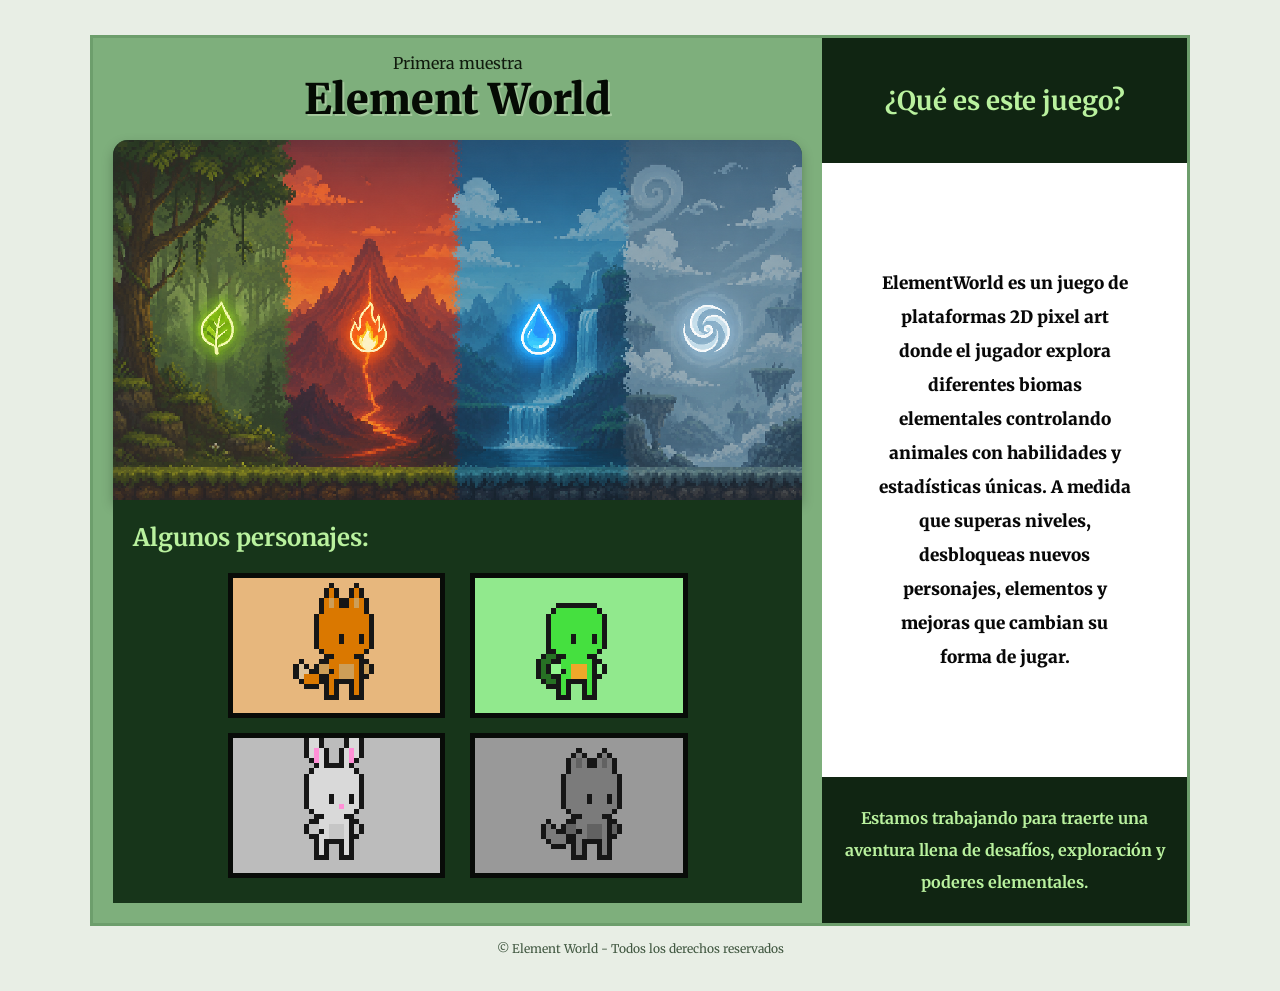
<file: index.html>
<!DOCTYPE html>
<html lang="es">
<head>
    <meta charset="UTF-8">
    <meta name="viewport" content="width=device-width, initial-scale=1.0">

    <title>Element World Web</title>

    <link rel="stylesheet" href="css/style.css">

    <link rel="preconnect" href="https://fonts.googleapis.com">
    <link rel="preconnect" href="https://fonts.gstatic.com" crossorigin>
    <link href="https://fonts.googleapis.com/css2?family=Press+Start+2P&family=Merriweather:wght@400;700;900&display=swap" rel="stylesheet">
</head>

<body>

    <main class="pagina">

        <section class="contenido-principal">

            <header class="encabezado">
                <p>Primera muestra</p>
                <h1>Element World</h1>
            </header>

            <div class="imagen-biomas">
                <img src="img/biomas.png" alt="Los cuatro biomas">
            </div>

            <section class="personajes">

                <h2>Algunos personajes:</h2>

                <div class="rejilla-personajes">

                    <a href="zorro.html" class="tarjeta">
                        <img src="img/personaje-fuego.png" alt="Zorro">
                    </a>

                    <a href="tortuga.html" class="tarjeta">
                        <img src="img/personaje-naturaleza.png" alt="Tortuga">
                    </a>

                    <a href="conejo.html" class="tarjeta">
                        <img src="img/personaje-agua.png" alt="Conejo">
                    </a>

                    <a href="lobo.html" class="tarjeta">
                        <img src="img/personaje-aire.png" alt="Lobo">
                    </a>

                </div>

            </section>

        </section>

        <aside class="panel-informacion">

            <div class="titulo-panel">
                <h2>¿Qué es este juego?</h2>
            </div>

            <div class="descripcion">
                <p>
                    ElementWorld es un juego de plataformas 2D pixel art
                    donde el jugador explora diferentes biomas elementales
                    controlando animales con habilidades y estadísticas
                    únicas. A medida que superas niveles, desbloqueas
                    nuevos personajes, elementos y mejoras que cambian
                    su forma de jugar.
                </p>
            </div>

            <div class="informacion-extra">
                <p>
                    Estamos trabajando para traerte una aventura llena
                    de desafíos, exploración y poderes elementales.
                </p>
            </div>

        </aside>

    </main>

    <footer>
        <p>© Element World - Todos los derechos reservados</p>
    </footer>

</body>
</html>
</file>
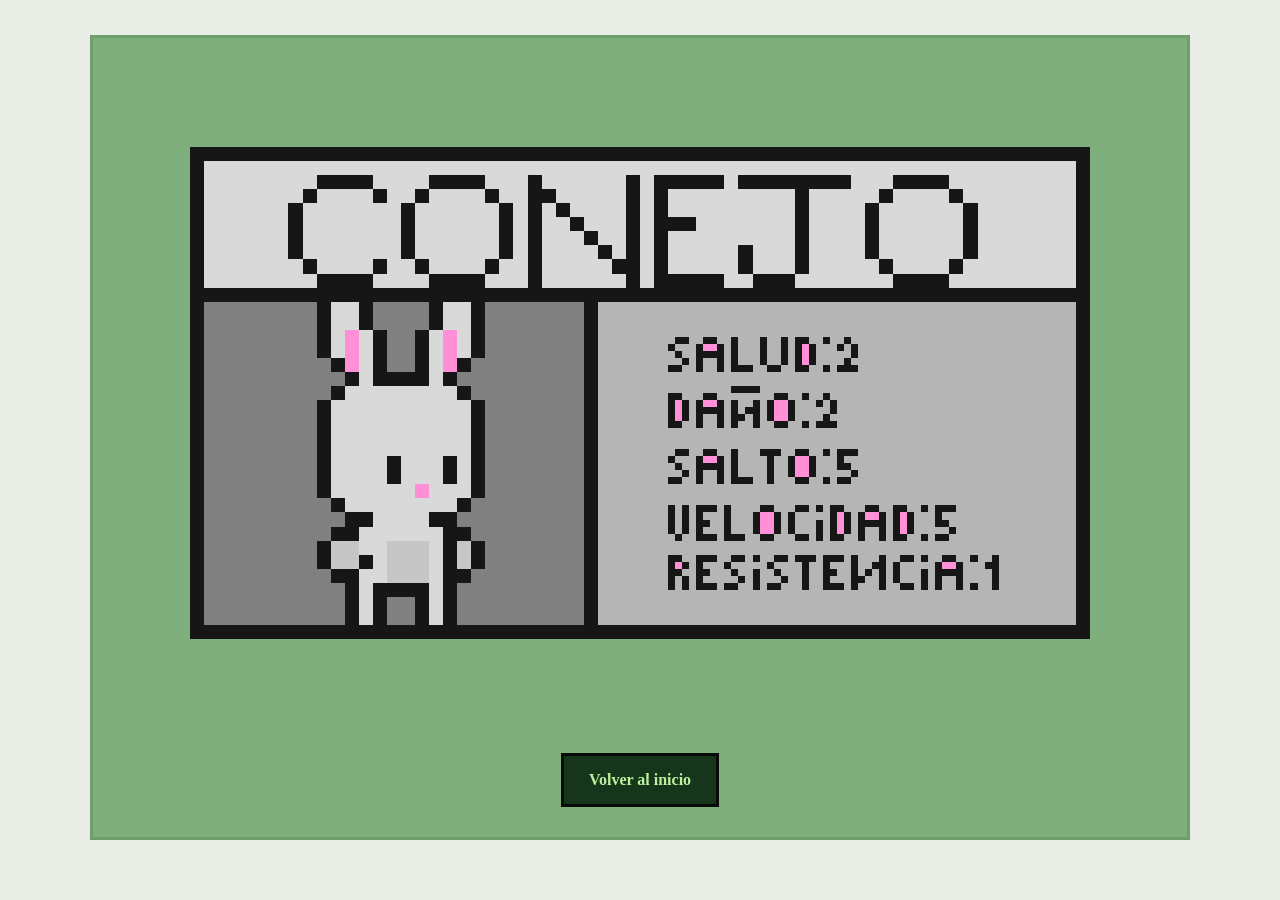
<file: conejo.html>
<!DOCTYPE html>
<html lang="es">
<head>
    <meta charset="UTF-8">
    <meta name="viewport" content="width=device-width, initial-scale=1.0">
    <title>Conejo - Element World</title>
    <link rel="stylesheet" href="css/style.css">
</head>
<body>
    <main class="pagina-animal">
        <div class="imagen-animal">
            <img src="img/Conejo_Select.png" alt="Conejo">
        </div>
        <a href="index.html" class="volver">Volver al inicio</a>
    </main>
</body>
</html>
</file>
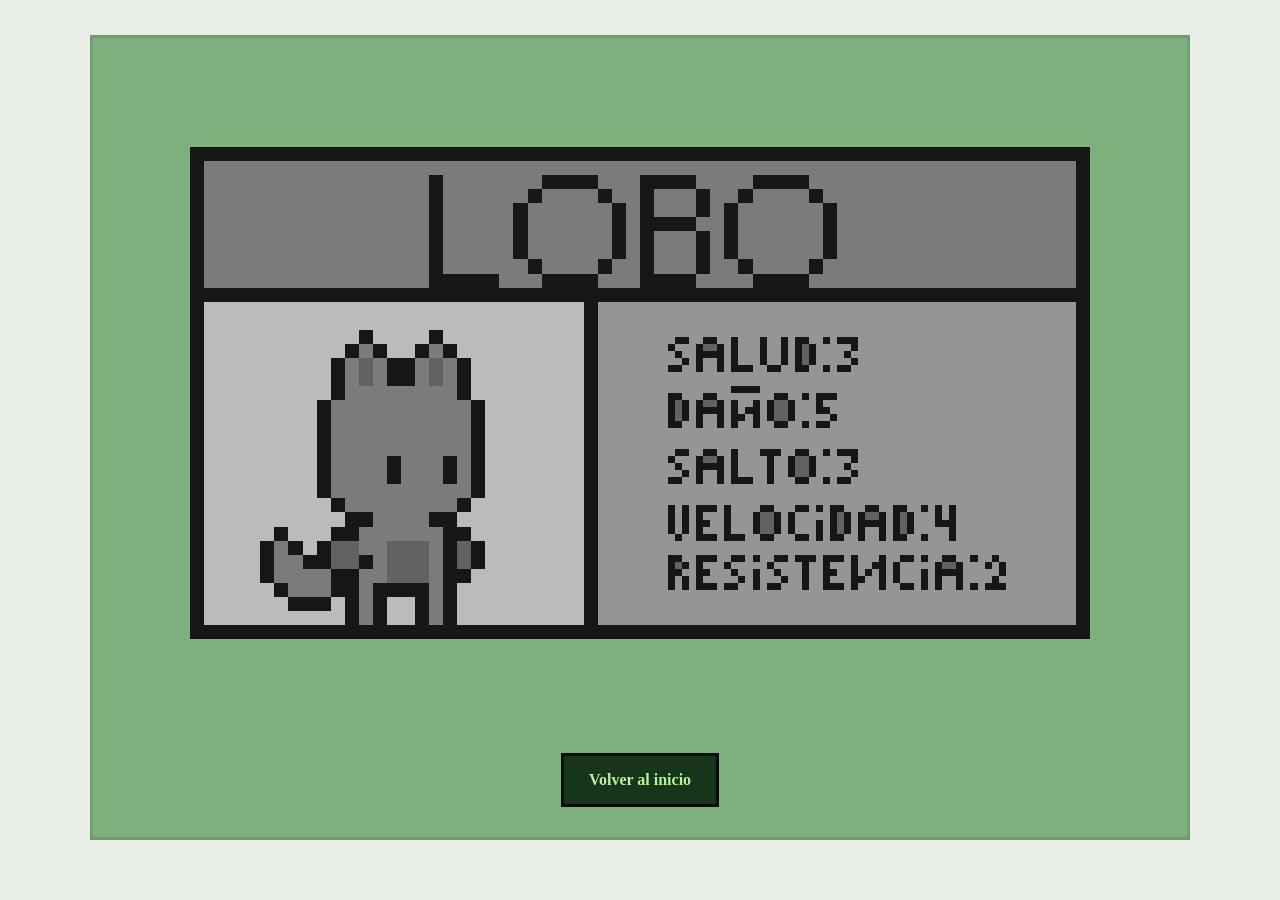
<file: lobo.html>
<!DOCTYPE html>
<html lang="es">
<head>
    <meta charset="UTF-8">
    <meta name="viewport" content="width=device-width, initial-scale=1.0">
    <title>Lobo - Element World</title>
    <link rel="stylesheet" href="css/style.css">
</head>
<body>
    <main class="pagina-animal">
        <div class="imagen-animal">
            <img src="img/Lobo_Select.png" alt="Lobo">
        </div>
        <a href="index.html" class="volver">Volver al inicio</a>
    </main>
</body>
</html>
</file>
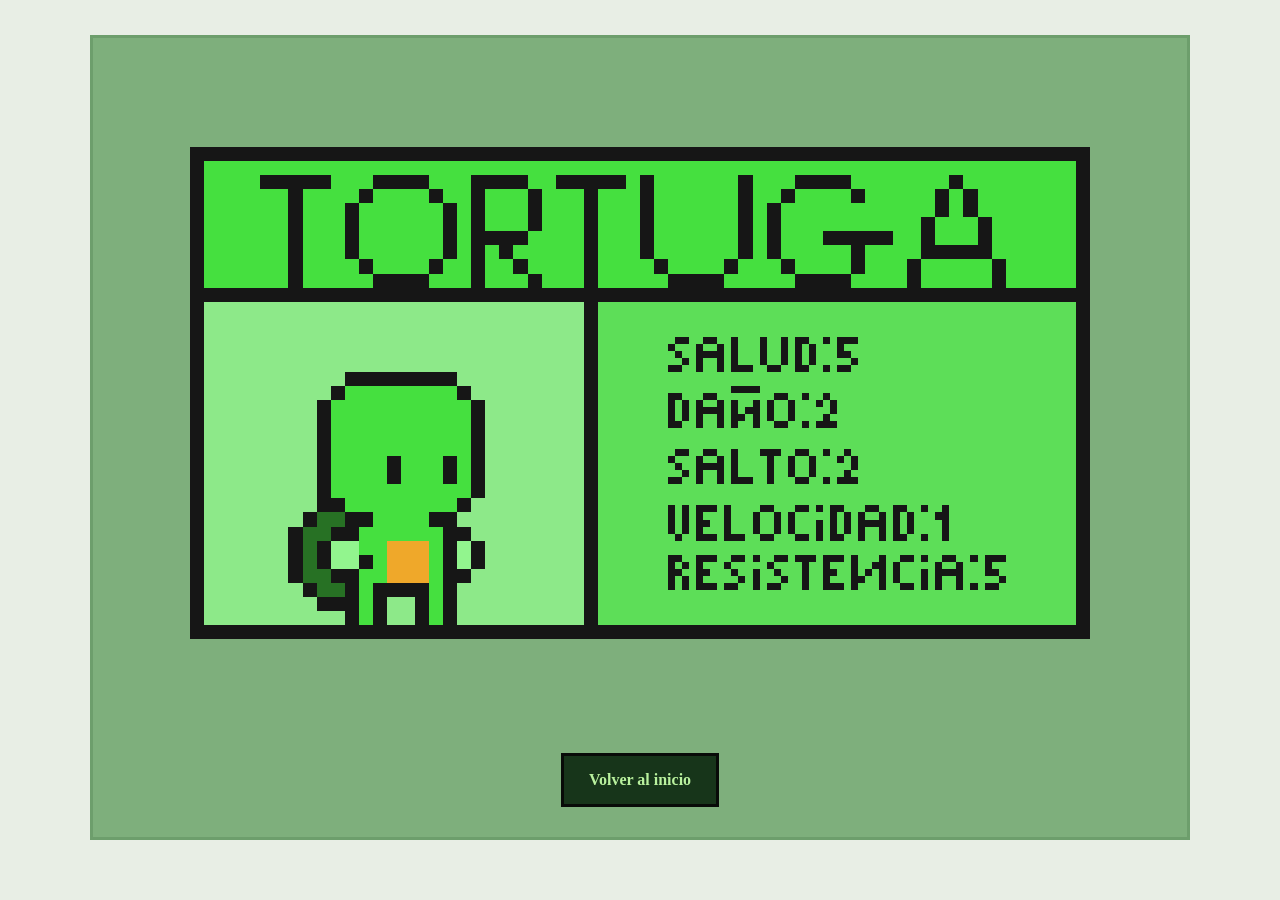
<file: tortuga.html>
<!DOCTYPE html>
<html lang="es">
<head>
    <meta charset="UTF-8">
    <meta name="viewport" content="width=device-width, initial-scale=1.0">
    <title>Tortuga - Element World</title>
    <link rel="stylesheet" href="css/style.css">
</head>
<body>
    <main class="pagina-animal">
        <div class="imagen-animal">
            <img src="img/Tortuga_Select.png" alt="Tortuga">
        </div>
        <a href="index.html" class="volver">Volver al inicio</a>
    </main>
</body>
</html>
</file>
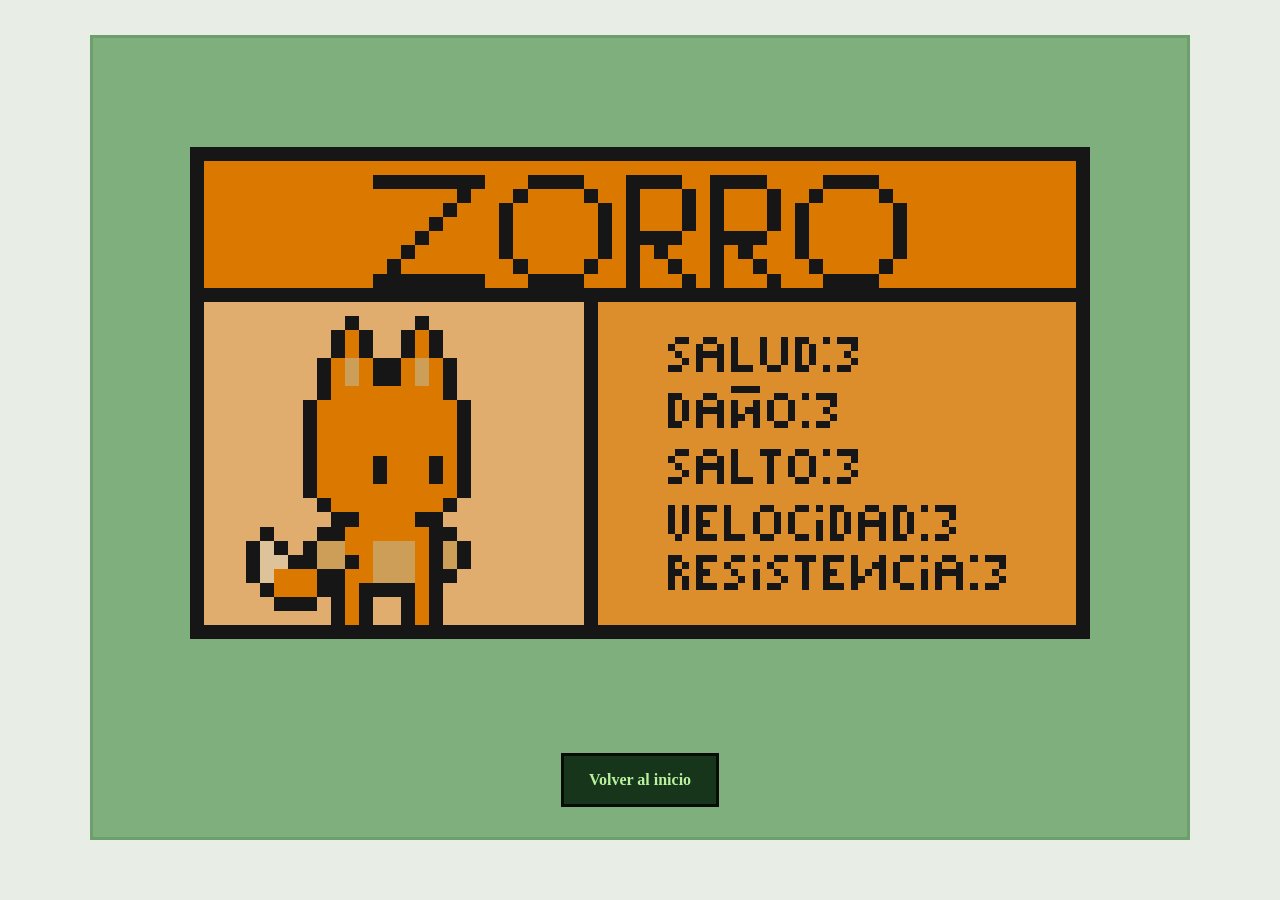
<file: zorro.html>
<!DOCTYPE html>
<html lang="es">
<head>
    <meta charset="UTF-8">
    <meta name="viewport" content="width=device-width, initial-scale=1.0">
    <title>Zorro - Element World</title>
    <link rel="stylesheet" href="css/style.css">
</head>
<body>
    <main class="pagina-animal">
        <div class="imagen-animal">
            <img src="img/Zorro_Select.png" alt="Zorro">
        </div>
        <a href="index.html" class="volver">Volver al inicio</a>
    </main>
</body>
</html>
</file>
<file: css/style.css>
* {
    margin: 0;
    padding: 0;
    box-sizing: border-box;
}

body {
    background-color: #e8eee5;
    font-family: 'Merriweather', serif;
    color: #111b0e;
    padding: 35px 20px;
}

.pagina {
    width: 100%;
    max-width: 1100px;
    min-height: 750px;
    margin: auto;
    display: grid;
    grid-template-columns: 2fr 1fr;
    background-color: #7eaf7c;
    border: 3px solid #6d9e6c;
}

.contenido-principal {
    padding: 15px 20px 20px;
    background-color: #7eaf7c;
}

.encabezado {
    text-align: center;
    padding: 0 0 15px;
}

.encabezado h1 {
    font-size: clamp(27px, 4vw, 42px);
    font-weight: 900;
    color: #050b04;
    text-shadow: 2px 2px 0 #a5c99d;
}

.imagen-biomas {
    width: 100%;
    height: 360px;
    overflow: hidden;
    border-radius: 15px 15px 0 0;
    background-color: #315a31;
    box-shadow: 0 5px 12px rgba(0, 0, 0, 0.25);
}

.imagen-biomas img {
    width: 100%;
    height: 100%;
    object-fit: cover;
    image-rendering: pixelated;
    display: block;
}

.personajes {
    background-color: #17351a;
    padding: 22px 20px 25px;
    min-height: 300px;
}

.personajes h2 {
    color: #b9f19e;
    font-size: 24px;
    margin-bottom: 20px;
}

.rejilla-personajes {
    display: grid;
    grid-template-columns: repeat(2, 1fr);
    gap: 15px 25px;
    max-width: 460px;
    margin: auto;
}

.tarjeta {
    height: 145px;
    background-color: #b8b8b8;
    border: 5px solid #080b08;
    display: flex;
    justify-content: center;
    align-items: center;
    overflow: hidden;
    transition: transform 0.25s ease, box-shadow 0.25s ease;
    text-decoration: none;
    cursor: pointer;
}

.tarjeta:nth-child(1) {
    background-color: #e7b77d;
}

.tarjeta:nth-child(2) {
    background-color: #91e98d;
}

.tarjeta:nth-child(3) {
    background-color: #bcbcbc;
}

.tarjeta:nth-child(4) {
    background-color: #999999;
}

.tarjeta:hover {
    transform: scale(1.06);
    box-shadow: 0 0 15px rgba(185, 241, 158, 0.7);
}

.tarjeta img {
    width: 120%;
    height: 120%;
    object-fit: contain;
    object-position: center;
    display: block;
    image-rendering: pixelated;
    transform: translateY(8px);
}

.panel-informacion {
    background-color: #102512;
    display: flex;
    flex-direction: column;
    min-width: 0;
}

.titulo-panel {
    min-height: 125px;
    padding: 20px;
    display: flex;
    align-items: center;
    justify-content: center;
    text-align: center;
}

.titulo-panel h2 {
    color: #b9f19e;
    font-size: 26px;
    line-height: 1.6;
}

.descripcion {
    background-color: #ffffff;
    flex: 1;
    display: grid;
    place-items: center;
    padding: 30px;
    text-align: center;
}

.descripcion p {
    font-size: 17px;
    font-weight: 900;
    line-height: 2;
    color: #080808;
    text-align: center;
    width: 85%;
    max-width: 280px;
    margin: 0;
}

.informacion-extra {
    padding: 25px 15px;
    text-align: center;
    background-color: #102512;
}

.informacion-extra p {
    color: #b9f19e;
    font-size: 16px;
    font-weight: 700;
    line-height: 2;
}

.pagina-animal {
    min-height: 750px;
    max-width: 1100px;
    margin: auto;
    background-color: #7eaf7c;
    border: 3px solid #6d9e6c;
    display: flex;
    flex-direction: column;
    align-items: center;
    justify-content: center;
    gap: 35px;
    padding: 30px;
}

.imagen-animal {
    width: 100%;
    max-width: 900px;
    height: 650px;
    display: flex;
    align-items: center;
    justify-content: center;
}

.imagen-animal img {
    width: 100%;
    height: 100%;
    object-fit: contain;
    image-rendering: pixelated;
}

.volver {
    display: inline-block;
    padding: 15px 25px;
    background-color: #17351a;
    color: #b9f19e;
    text-decoration: none;
    font-weight: 700;
    border: 3px solid #080b08;
    transition: transform 0.2s ease, background-color 0.2s ease;
}

.volver:hover {
    background-color: #102512;
    transform: scale(1.05);
}

footer {
    max-width: 1100px;
    margin: 15px auto 0;
    text-align: center;
    color: #405740;
    font-size: 12px;
}

@media (max-width: 750px) {

    body {
        padding: 15px 10px;
    }

    .pagina {
        grid-template-columns: 1fr;
    }

    .contenido-principal {
        padding: 12px;
    }

    .imagen-biomas {
        height: 260px;
    }

    .personajes {
        padding: 20px 12px;
    }

    .personajes h2 {
        font-size: 19px;
        text-align: center;
    }

    .rejilla-personajes {
        gap: 12px;
    }

    .tarjeta {
        height: 125px;
    }

    .titulo-panel {
        min-height: 100px;
    }

    .titulo-panel h2 {
        font-size: 23px;
    }

    .descripcion {
        padding: 30px 20px;
    }

    .descripcion p {
        font-size: 15px;
    }

    .informacion-extra p {
        font-size: 14px;
    }

    .pagina-animal {
        min-height: 650px;
        padding: 20px;
    }

    .imagen-animal {
        height: 400px;
    }
}

@media (max-width: 400px) {

    .imagen-biomas {
        height: 190px;
    }

    .tarjeta {
        height: 105px;
    }

    .personajes h2 {
        font-size: 16px;
    }

    .imagen-animal {
        height: 300px;
    }
}
</file>
